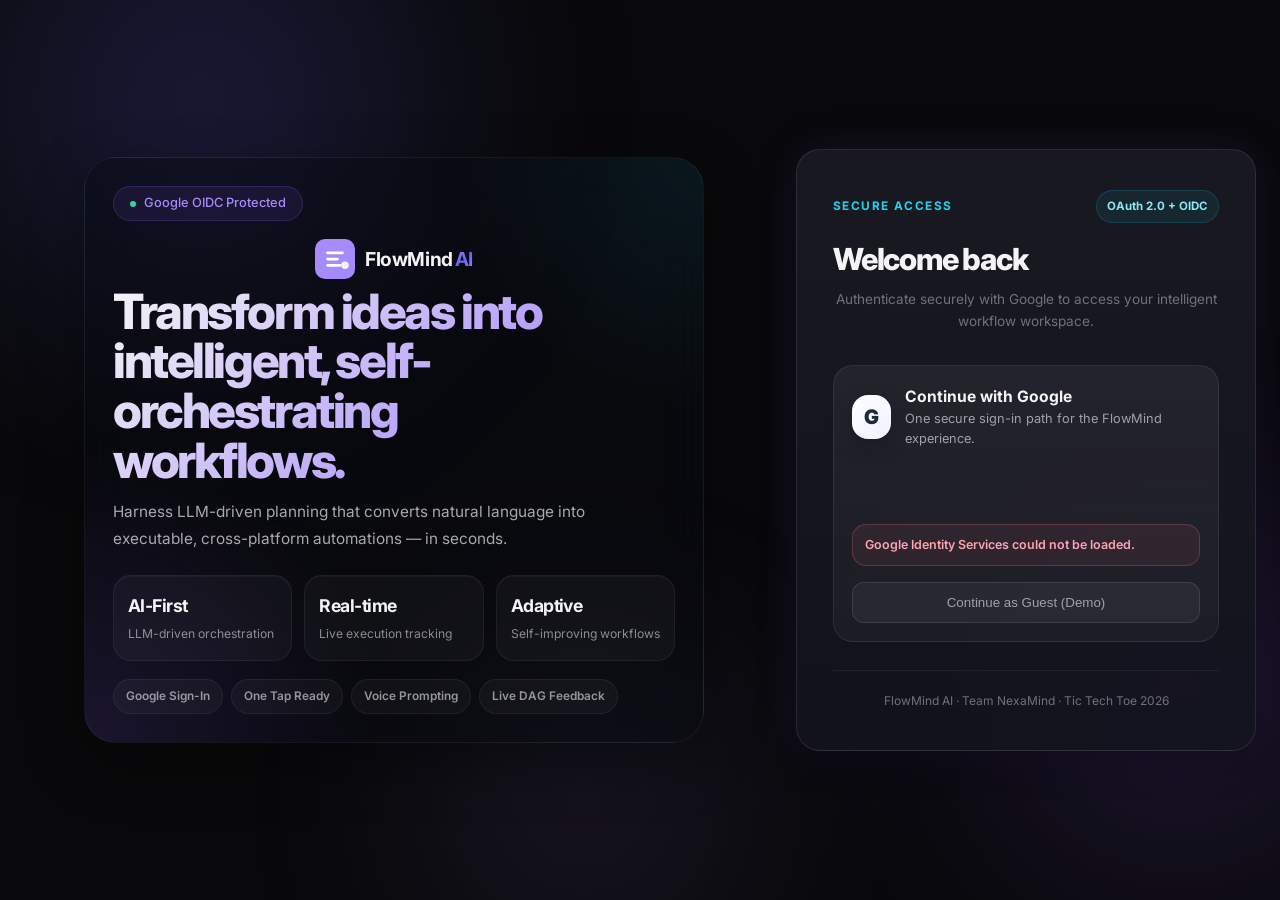
<file: frontend/index.html>
<!DOCTYPE html>
<html lang="en">

<head>
  <meta charset="UTF-8" />
  <meta name="viewport" content="width=device-width, initial-scale=1.0" />
  <title>FlowMind AI — Intelligent Workflow Orchestration</title>
  <meta name="description"
    content="FlowMind AI converts natural language into executable multi-step workflows using LLM-driven planning and adaptive learning." />
  <link rel="preconnect" href="https://fonts.googleapis.com" />
  <link rel="preconnect" href="https://fonts.gstatic.com" crossorigin />
  <link
    href="https://fonts.googleapis.com/css2?family=Inter:wght@300;400;500;600;700;800;900&family=JetBrains+Mono:wght@400;500;600&display=swap"
    rel="stylesheet" />
  <link rel="stylesheet" href="index.css" />
</head>

<body>
  <!-- Ambient Background -->
  <div class="ambient-bg">
    <div class="orb orb-1"></div>
    <div class="orb orb-2"></div>
    <div class="orb orb-3"></div>
    <canvas id="gridCanvas"></canvas>
  </div>

  <!-- Navbar -->
  <nav id="navbar" class="navbar">
    <div class="nav-inner">
      <div class="nav-brand">
        <div class="logo-mark">
          <svg width="32" height="32" viewBox="0 0 32 32" fill="none">
            <defs>
              <linearGradient id="logoGrad" x1="0" y1="0" x2="32" y2="32">
                <stop offset="0%" stop-color="#a78bfa" />
                <stop offset="100%" stop-color="#6366f1" />
              </linearGradient>
            </defs>
            <rect width="32" height="32" rx="8" fill="url(#logoGrad)" />
            <path d="M10 11h12M10 16h8M10 21h10" stroke="#fff" stroke-width="2.2" stroke-linecap="round" />
            <circle cx="24" cy="21" r="3" fill="#fff" opacity="0.9" />
          </svg>
        </div>
        <span class="brand-text">FlowMind<span class="brand-ai">AI</span></span>
      </div>
      <div class="nav-links">
        <a href="#prompt-section" class="nav-link">Create</a>
        <a href="#workflow-section" class="nav-link">Workflow</a>
        <a href="#execution-section" class="nav-link">Execution</a>
        <a href="https://github.com/ChaitanyaCodes55/FlowMind" target="_blank" class="nav-btn">
          <svg width="16" height="16" viewBox="0 0 16 16" fill="currentColor">
            <path
              d="M8 0C3.58 0 0 3.58 0 8c0 3.54 2.29 6.53 5.47 7.59.4.07.55-.17.55-.38 0-.19-.01-.82-.01-1.49-2.01.37-2.53-.49-2.69-.94-.09-.23-.48-.94-.82-1.13-.28-.15-.68-.52-.01-.53.63-.01 1.08.58 1.23.82.72 1.21 1.87.87 2.33.66.07-.52.28-.87.51-1.07-1.78-.2-3.64-.89-3.64-3.95 0-.87.31-1.59.82-2.15-.08-.2-.36-1.02.08-2.12 0 0 .67-.21 2.2.82.64-.18 1.32-.27 2-.27.68 0 1.36.09 2 .27 1.53-1.04 2.2-.82 2.2-.82.44 1.1.16 1.92.08 2.12.51.56.82 1.27.82 2.15 0 3.07-1.87 3.75-3.65 3.95.29.25.54.73.54 1.48 0 1.07-.01 1.93-.01 2.2 0 .21.15.46.55.38A8.013 8.013 0 0016 8c0-4.42-3.58-8-8-8z" />
          </svg>
          GitHub
        </a>
        <div id="userMenu" class="user-menu" style="display:none;">
          <div id="userAvatar" class="user-avatar"></div>
          <span id="userName" class="user-name"></span>
          <button id="logoutBtn" class="logout-btn" onclick="handleLogout()">Logout</button>
        </div>
      </div>
    </div>
  </nav>

  <!-- Hero / Prompt Input Section -->
  <section id="prompt-section" class="hero-section">
    <div class="hero-content">
      <div class="hero-badge">
        <span class="badge-dot" id="statusDot"></span>
        <span id="statusText">Checking backend...</span>
      </div>
      <h1 class="hero-title">
        Describe it. <span class="gradient-text">We'll orchestrate it.</span>
      </h1>
      <p class="hero-subtitle">
        Transform natural language into intelligent, self-improving workflows that execute across GitHub, Sheets, Gmail,
        and Jira — powered by real MCP servers.
      </p>

      <div class="prompt-container">
        <div class="prompt-glow"></div>
        <div class="prompt-box">
          <div class="prompt-icon">
            <svg width="20" height="20" viewBox="0 0 24 24" fill="none" stroke="currentColor" stroke-width="2"
              stroke-linecap="round" stroke-linejoin="round">
              <path d="M12 2L2 7l10 5 10-5-10-5z" />
              <path d="M2 17l10 5 10-5" />
              <path d="M2 12l10 5 10-5" />
            </svg>
          </div>
          <textarea id="promptInput" placeholder="Describe the workflow you want to automate..." rows="3"></textarea>
          <div class="prompt-actions">
            <button id="voiceBtn" class="voice-btn" onclick="startVoiceInput()" title="Voice input">
              <svg width="18" height="18" viewBox="0 0 24 24" fill="none" stroke="currentColor" stroke-width="2"
                stroke-linecap="round" stroke-linejoin="round">
                <path d="M12 1a3 3 0 0 0-3 3v8a3 3 0 0 0 6 0V4a3 3 0 0 0-3-3z" />
                <path d="M19 10v2a7 7 0 0 1-14 0v-2" />
                <line x1="12" y1="19" x2="12" y2="23" />
                <line x1="8" y1="23" x2="16" y2="23" />
              </svg>
            </button>
            <button id="generateBtn" class="generate-btn">
              <span class="btn-text">Generate Workflow</span>
              <span class="btn-icon">
                <svg width="18" height="18" viewBox="0 0 24 24" fill="none" stroke="currentColor" stroke-width="2.5"
                  stroke-linecap="round" stroke-linejoin="round">
                  <path d="M5 12h14" />
                  <path d="M12 5l7 7-7 7" />
                </svg>
              </span>
              <span class="btn-loader"></span>
            </button>
          </div>
        </div>
      </div>

      <div class="example-prompts">
        <span class="examples-label">Try an example:</span>
        <button class="example-chip"
          data-prompt="When a critical GitHub bug is created, send an email summary to the engineering lead, create a Jira ticket for tracking, and request manager approval.">
          🐛 Critical Bug Escalation
        </button>
        <button class="example-chip"
          data-prompt="Every Monday morning, pull the weekly sales report from Google Sheets, generate a summary, and send it via Gmail to the sales team.">
          📊 Weekly Sales Report
        </button>
        <button class="example-chip"
          data-prompt="When a new pull request is opened on GitHub, run code analysis, post review comments, and email the reviewer a summary via Gmail.">
          🔍 PR Auto-Review
        </button>
        <button class="example-chip"
          data-prompt="When a new bug is logged, create a GitHub issue, send an email summary to the team lead via Gmail, and log the details in a Google Sheet.">
          📧 Email Bug Report
        </button>
      </div>
    </div>
  </section>

  <!-- Workflow + Tool Mapping Section -->
  <section id="workflow-section" class="panels-section">
    <div class="panels-grid">

      <!-- DAG Visualization -->
      <div class="panel panel-dag">
        <div class="panel-header">
          <div class="panel-icon dag-icon">
            <svg width="18" height="18" viewBox="0 0 24 24" fill="none" stroke="currentColor" stroke-width="2"
              stroke-linecap="round" stroke-linejoin="round">
              <circle cx="12" cy="5" r="3" />
              <circle cx="5" cy="19" r="3" />
              <circle cx="19" cy="19" r="3" />
              <line x1="12" y1="8" x2="5" y2="16" />
              <line x1="12" y1="8" x2="19" y2="16" />
            </svg>
          </div>
          <h2 class="panel-title">Workflow DAG</h2>
          <span id="dagStatus" class="panel-status">Awaiting prompt</span>
        </div>
        <div id="dagContainer" class="dag-container">
          <div class="dag-placeholder">
            <svg width="64" height="64" viewBox="0 0 24 24" fill="none" stroke="currentColor" stroke-width="1"
              stroke-linecap="round" stroke-linejoin="round" opacity="0.2">
              <circle cx="12" cy="5" r="3" />
              <circle cx="5" cy="19" r="3" />
              <circle cx="19" cy="19" r="3" />
              <line x1="12" y1="8" x2="5" y2="16" />
              <line x1="12" y1="8" x2="19" y2="16" />
            </svg>
            <p>Your workflow graph will appear here</p>
          </div>
        </div>
      </div>

      <!-- Tool Mapping -->
      <div class="panel panel-tools">
        <div class="panel-header">
          <div class="panel-icon tools-icon">
            <svg width="18" height="18" viewBox="0 0 24 24" fill="none" stroke="currentColor" stroke-width="2"
              stroke-linecap="round" stroke-linejoin="round">
              <rect x="2" y="3" width="20" height="14" rx="2" />
              <line x1="8" y1="21" x2="16" y2="21" />
              <line x1="12" y1="17" x2="12" y2="21" />
            </svg>
          </div>
          <h2 class="panel-title">MCP Tool Routing</h2>
          <span id="toolsStatus" class="panel-status">No tools mapped</span>
        </div>
        <div id="toolsContainer" class="tools-container">
          <div class="dag-placeholder">
            <svg width="64" height="64" viewBox="0 0 24 24" fill="none" stroke="currentColor" stroke-width="1"
              stroke-linecap="round" stroke-linejoin="round" opacity="0.2">
              <rect x="2" y="3" width="20" height="14" rx="2" />
              <line x1="8" y1="21" x2="16" y2="21" />
              <line x1="12" y1="17" x2="12" y2="21" />
            </svg>
            <p>Tool assignments will display here</p>
          </div>
        </div>
      </div>
    </div>
  </section>

  <!-- Execution + Learning Section -->
  <section id="execution-section" class="panels-section">
    <div class="panels-grid">

      <!-- Execution Console -->
      <div class="panel panel-console">
        <div class="panel-header">
          <div class="panel-icon console-icon">
            <svg width="18" height="18" viewBox="0 0 24 24" fill="none" stroke="currentColor" stroke-width="2"
              stroke-linecap="round" stroke-linejoin="round">
              <polyline points="4 17 10 11 4 5" />
              <line x1="12" y1="19" x2="20" y2="19" />
            </svg>
          </div>
          <h2 class="panel-title">Execution Console</h2>
          <span id="consoleStatus" class="panel-status idle">Idle</span>
        </div>
        <div id="consoleContainer" class="console-container">
          <div class="console-welcome">
            <span class="console-cursor">▸</span> Waiting for workflow execution...
          </div>
        </div>
      </div>

      <!-- Learning / Feedback -->
      <div class="panel panel-learning">
        <div class="panel-header">
          <div class="panel-icon learning-icon">
            <svg width="18" height="18" viewBox="0 0 24 24" fill="none" stroke="currentColor" stroke-width="2"
              stroke-linecap="round" stroke-linejoin="round">
              <path d="M2 3h6a4 4 0 0 1 4 4v14a3 3 0 0 0-3-3H2z" />
              <path d="M22 3h-6a4 4 0 0 0-4 4v14a3 3 0 0 1 3-3h7z" />
            </svg>
          </div>
          <h2 class="panel-title">Learning Insights</h2>
          <span id="learningStatus" class="panel-status">No data yet</span>
        </div>
        <div id="learningContainer" class="learning-container">
          <div class="dag-placeholder">
            <svg width="64" height="64" viewBox="0 0 24 24" fill="none" stroke="currentColor" stroke-width="1"
              stroke-linecap="round" stroke-linejoin="round" opacity="0.2">
              <path d="M2 3h6a4 4 0 0 1 4 4v14a3 3 0 0 0-3-3H2z" />
              <path d="M22 3h-6a4 4 0 0 0-4 4v14a3 3 0 0 1 3-3h7z" />
            </svg>
            <p>Optimization insights appear after execution</p>
          </div>
        </div>
      </div>
    </div>
  </section>

  <!-- Footer -->
  <footer class="footer">
    <div class="footer-inner">
      <span>Built with 🧠 by <strong>Team NexaMind</strong></span>
      <span class="footer-sep">·</span>
      <span>Tic Tech Toe 2026</span>
      <span class="footer-sep">·</span>
      <span class="footer-tech">Groq LLM · FastAPI · Real MCP Servers</span>
    </div>
  </footer>

  <!-- Step Editor Modal -->
  <div id="stepEditorModal" class="modal-overlay">
    <div class="modal-content">
      <div class="modal-header">
        <div class="modal-header-icon editor">✏️</div>
        <h3 class="modal-title">Customize This Step</h3>
      </div>
      <p id="stepEditorPrompt" class="modal-description">The workflow needs your input before continuing.</p>
      <div id="stepEditorStepInfo" class="modal-step-info">
        <span class="modal-step-badge" id="stepEditorBadge">Step</span>
        <span class="modal-step-name" id="stepEditorStepName">—</span>
      </div>
      <textarea id="stepEditorInput" class="modal-textarea" rows="4"
        placeholder="Type your custom message..."></textarea>
      <div class="modal-actions">
        <button onclick="skipStepEdit()" class="modal-btn ghost">Use Default</button>
        <button onclick="submitStepEdit()" class="modal-btn primary">Submit & Continue</button>
      </div>
    </div>
  </div>

  <!-- Approval Modal -->
  <div id="approvalModal" class="modal-overlay">
    <div class="modal-content">
      <div class="modal-header">
        <div class="modal-header-icon approval">⚡</div>
        <h3 class="modal-title">Approval Required</h3>
      </div>
      <p class="modal-description">The workflow is paused and awaiting your approval to proceed. Review the steps below.
      </p>
      <div id="approvalStepsList" class="approval-steps-list"></div>
      <div class="modal-actions">
        <button onclick="rejectWorkflow()" class="modal-btn danger">Reject</button>
        <button onclick="approveWorkflow()" class="modal-btn success">✓ Approve & Continue</button>
      </div>
    </div>
  </div>

  <!-- Toast Container -->
  <div id="toastContainer" class="toast-container"></div>

  <script src="app.js?v=2"></script>
</body>

</html>
</file>
<file: frontend/index.css>
/* ============================================================
   FlowMind AI — Design System & Styles
   Premium dark theme with glassmorphism, gradients, animations
   ============================================================ */

/* ---------- CSS Custom Properties ---------- */
:root {
  /* Surface colors */
  --bg-primary: #09090b;
  --bg-secondary: #0f0f13;
  --bg-card: rgba(17, 17, 22, 0.75);
  --bg-card-hover: rgba(24, 24, 32, 0.85);
  --bg-elevated: rgba(26, 26, 36, 0.9);

  /* Borders */
  --border-subtle: rgba(255, 255, 255, 0.06);
  --border-medium: rgba(255, 255, 255, 0.1);
  --border-accent: rgba(139, 92, 246, 0.3);

  /* Text */
  --text-primary: #f4f4f5;
  --text-secondary: #a1a1aa;
  --text-muted: #71717a;
  --text-inverse: #09090b;

  /* Accent palette */
  --accent-purple: #a78bfa;
  --accent-indigo: #818cf8;
  --accent-blue: #60a5fa;
  --accent-violet: #8b5cf6;
  --accent-emerald: #34d399;
  --accent-amber: #fbbf24;
  --accent-rose: #fb7185;
  --accent-cyan: #22d3ee;

  /* Gradients */
  --grad-primary: linear-gradient(135deg, #a78bfa 0%, #6366f1 50%, #818cf8 100%);
  --grad-accent: linear-gradient(135deg, #8b5cf6 0%, #6366f1 100%);
  --grad-success: linear-gradient(135deg, #34d399 0%, #059669 100%);
  --grad-warm: linear-gradient(135deg, #fbbf24 0%, #f59e0b 100%);

  /* Shadows */
  --shadow-sm: 0 1px 2px rgba(0, 0, 0, 0.3);
  --shadow-md: 0 4px 12px rgba(0, 0, 0, 0.4);
  --shadow-lg: 0 8px 32px rgba(0, 0, 0, 0.5);
  --shadow-glow: 0 0 40px rgba(139, 92, 246, 0.15);
  --shadow-glow-strong: 0 0 60px rgba(139, 92, 246, 0.25);

  /* Sizing */
  --radius-sm: 8px;
  --radius-md: 12px;
  --radius-lg: 16px;
  --radius-xl: 24px;
  --radius-full: 9999px;

  /* Fonts */
  --font-sans: 'Inter', -apple-system, BlinkMacSystemFont, sans-serif;
  --font-mono: 'JetBrains Mono', 'Fira Code', monospace;

  /* Transitions */
  --ease-out: cubic-bezier(0.16, 1, 0.3, 1);
  --ease-spring: cubic-bezier(0.34, 1.56, 0.64, 1);
}

/* ---------- Reset & Base ---------- */
*,
*::before,
*::after {
  margin: 0;
  padding: 0;
  box-sizing: border-box;
}

html {
  scroll-behavior: smooth;
  -webkit-font-smoothing: antialiased;
  -moz-osx-font-smoothing: grayscale;
}

body {
  font-family: var(--font-sans);
  background: var(--bg-primary);
  color: var(--text-primary);
  line-height: 1.6;
  overflow-x: hidden;
  min-height: 100vh;
}

/* ---------- Ambient Background ---------- */
.ambient-bg {
  position: fixed;
  inset: 0;
  z-index: 0;
  pointer-events: none;
  overflow: hidden;
}

.orb {
  position: absolute;
  border-radius: 50%;
  filter: blur(120px);
  opacity: 0.35;
  animation: orbFloat 20s ease-in-out infinite;
}

.orb-1 {
  width: 600px;
  height: 600px;
  background: radial-gradient(circle, #6366f1 0%, transparent 70%);
  top: -200px;
  left: -100px;
  animation-duration: 25s;
}

.orb-2 {
  width: 500px;
  height: 500px;
  background: radial-gradient(circle, #8b5cf6 0%, transparent 70%);
  top: 50%;
  right: -150px;
  animation-duration: 30s;
  animation-delay: -5s;
}

.orb-3 {
  width: 400px;
  height: 400px;
  background: radial-gradient(circle, #a78bfa 0%, transparent 70%);
  bottom: -100px;
  left: 30%;
  animation-duration: 22s;
  animation-delay: -10s;
}

@keyframes orbFloat {

  0%,
  100% {
    transform: translate(0, 0) scale(1);
  }

  25% {
    transform: translate(30px, -50px) scale(1.05);
  }

  50% {
    transform: translate(-20px, 30px) scale(0.95);
  }

  75% {
    transform: translate(40px, 20px) scale(1.02);
  }
}

#gridCanvas {
  position: absolute;
  inset: 0;
  width: 100%;
  height: 100%;
  opacity: 0.04;
}

/* ---------- Navbar ---------- */
.navbar {
  position: fixed;
  top: 0;
  left: 0;
  right: 0;
  z-index: 100;
  padding: 0 24px;
  transition: all 0.4s var(--ease-out);
  background: transparent;
}

.navbar.scrolled {
  background: rgba(9, 9, 11, 0.8);
  backdrop-filter: blur(20px) saturate(180%);
  -webkit-backdrop-filter: blur(20px) saturate(180%);
  border-bottom: 1px solid var(--border-subtle);
}

.nav-inner {
  max-width: 1280px;
  margin: 0 auto;
  display: flex;
  align-items: center;
  justify-content: space-between;
  height: 64px;
}

.nav-brand {
  display: flex;
  align-items: center;
  gap: 10px;
}

.logo-mark {
  display: flex;
  align-items: center;
}

.brand-text {
  font-size: 1.2rem;
  font-weight: 700;
  letter-spacing: -0.02em;
  color: var(--text-primary);
}

.brand-ai {
  background: var(--grad-primary);
  -webkit-background-clip: text;
  -webkit-text-fill-color: transparent;
  background-clip: text;
  margin-left: 2px;
}

.nav-links {
  display: flex;
  align-items: center;
  gap: 8px;
}

.nav-link {
  padding: 8px 16px;
  font-size: 0.875rem;
  font-weight: 500;
  color: var(--text-secondary);
  text-decoration: none;
  border-radius: var(--radius-sm);
  transition: all 0.2s ease;
}

.nav-link:hover {
  color: var(--text-primary);
  background: rgba(255, 255, 255, 0.05);
}

.nav-btn {
  display: flex;
  align-items: center;
  gap: 6px;
  padding: 8px 16px;
  font-size: 0.875rem;
  font-weight: 500;
  color: var(--text-primary);
  text-decoration: none;
  background: rgba(255, 255, 255, 0.06);
  border: 1px solid var(--border-medium);
  border-radius: var(--radius-sm);
  transition: all 0.2s ease;
}

.nav-btn:hover {
  background: rgba(255, 255, 255, 0.1);
  border-color: rgba(255, 255, 255, 0.15);
}

/* ---------- Hero / Prompt Section ---------- */
.hero-section {
  position: relative;
  z-index: 1;
  min-height: 100vh;
  display: flex;
  align-items: center;
  justify-content: center;
  padding: 120px 24px 80px;
}

.hero-content {
  max-width: 720px;
  width: 100%;
  text-align: center;
}

.hero-badge {
  display: inline-flex;
  align-items: center;
  gap: 8px;
  padding: 6px 16px;
  background: rgba(139, 92, 246, 0.1);
  border: 1px solid rgba(139, 92, 246, 0.2);
  border-radius: var(--radius-full);
  font-size: 0.8rem;
  font-weight: 500;
  color: var(--accent-purple);
  margin-bottom: 24px;
  animation: fadeInUp 0.6s var(--ease-out) both;
}

.badge-dot {
  width: 6px;
  height: 6px;
  border-radius: 50%;
  background: var(--accent-emerald);
  animation: pulse 2s ease-in-out infinite;
}

@keyframes pulse {

  0%,
  100% {
    opacity: 1;
    transform: scale(1);
  }

  50% {
    opacity: 0.5;
    transform: scale(0.8);
  }
}

.hero-title {
  font-size: clamp(2.2rem, 5vw, 3.5rem);
  font-weight: 800;
  line-height: 1.15;
  letter-spacing: -0.03em;
  margin-bottom: 16px;
  animation: fadeInUp 0.6s var(--ease-out) 0.1s both;
}

.gradient-text {
  background: var(--grad-primary);
  -webkit-background-clip: text;
  -webkit-text-fill-color: transparent;
  background-clip: text;
}

.hero-subtitle {
  font-size: 1.1rem;
  font-weight: 400;
  color: var(--text-secondary);
  max-width: 560px;
  margin: 0 auto 40px;
  line-height: 1.7;
  animation: fadeInUp 0.6s var(--ease-out) 0.2s both;
}

/* Prompt Container */
.prompt-container {
  position: relative;
  animation: fadeInUp 0.6s var(--ease-out) 0.3s both;
}

.prompt-glow {
  position: absolute;
  inset: -2px;
  background: var(--grad-accent);
  border-radius: calc(var(--radius-lg) + 2px);
  opacity: 0;
  transition: opacity 0.4s ease;
  filter: blur(8px);
}

.prompt-container:focus-within .prompt-glow {
  opacity: 0.4;
}

.prompt-box {
  position: relative;
  display: flex;
  flex-direction: column;
  background: var(--bg-card);
  border: 1px solid var(--border-medium);
  border-radius: var(--radius-lg);
  padding: 20px;
  backdrop-filter: blur(20px);
  -webkit-backdrop-filter: blur(20px);
  transition: border-color 0.3s ease, box-shadow 0.3s ease;
}

.prompt-container:focus-within .prompt-box {
  border-color: var(--border-accent);
  box-shadow: var(--shadow-glow);
}

.prompt-icon {
  position: absolute;
  top: 22px;
  left: 20px;
  color: var(--accent-purple);
  opacity: 0.6;
}

#promptInput {
  width: 100%;
  background: transparent;
  border: none;
  outline: none;
  resize: none;
  font-family: var(--font-sans);
  font-size: 1rem;
  font-weight: 400;
  color: var(--text-primary);
  padding: 0 0 16px 32px;
  line-height: 1.6;
}

#promptInput::placeholder {
  color: var(--text-muted);
}

.generate-btn {
  align-self: flex-end;
  display: flex;
  align-items: center;
  gap: 8px;
  padding: 12px 28px;
  background: var(--grad-accent);
  color: #fff;
  border: none;
  border-radius: var(--radius-sm);
  font-family: var(--font-sans);
  font-size: 0.9rem;
  font-weight: 600;
  cursor: pointer;
  transition: all 0.25s var(--ease-out);
  position: relative;
  overflow: hidden;
}

.generate-btn::before {
  content: '';
  position: absolute;
  inset: 0;
  background: linear-gradient(135deg, rgba(255, 255, 255, 0.15) 0%, transparent 50%);
  opacity: 0;
  transition: opacity 0.2s ease;
}

.generate-btn:hover::before {
  opacity: 1;
}

.generate-btn:hover {
  transform: translateY(-1px);
  box-shadow: 0 8px 24px rgba(139, 92, 246, 0.35);
}

.generate-btn:active {
  transform: translateY(0);
}

.generate-btn.loading .btn-text,
.generate-btn.loading .btn-icon {
  opacity: 0;
}

.generate-btn.loading .btn-loader {
  opacity: 1;
}

.btn-loader {
  position: absolute;
  width: 20px;
  height: 20px;
  border: 2px solid rgba(255, 255, 255, 0.3);
  border-top-color: #fff;
  border-radius: 50%;
  opacity: 0;
  animation: spin 0.6s linear infinite;
}

@keyframes spin {
  to {
    transform: rotate(360deg);
  }
}

/* Example Prompts */
.example-prompts {
  display: flex;
  flex-wrap: wrap;
  align-items: center;
  justify-content: center;
  gap: 8px;
  margin-top: 20px;
  animation: fadeInUp 0.6s var(--ease-out) 0.4s both;
}

.examples-label {
  font-size: 0.8rem;
  color: var(--text-muted);
  font-weight: 500;
}

.example-chip {
  padding: 6px 14px;
  background: rgba(255, 255, 255, 0.04);
  border: 1px solid var(--border-subtle);
  border-radius: var(--radius-full);
  font-family: var(--font-sans);
  font-size: 0.8rem;
  font-weight: 500;
  color: var(--text-secondary);
  cursor: pointer;
  transition: all 0.2s ease;
  white-space: nowrap;
}

.example-chip:hover {
  background: rgba(139, 92, 246, 0.1);
  border-color: rgba(139, 92, 246, 0.25);
  color: var(--accent-purple);
  transform: translateY(-1px);
}

/* ---------- Panels Section ---------- */
.panels-section {
  position: relative;
  z-index: 1;
  padding: 0 24px 40px;
}

.panels-grid {
  max-width: 1280px;
  margin: 0 auto;
  display: grid;
  grid-template-columns: 1fr 1fr;
  gap: 20px;
}

/* Individual Panel */
.panel {
  background: var(--bg-card);
  border: 1px solid var(--border-subtle);
  border-radius: var(--radius-lg);
  backdrop-filter: blur(16px);
  -webkit-backdrop-filter: blur(16px);
  overflow: hidden;
  transition: border-color 0.3s ease, box-shadow 0.3s ease;
  display: flex;
  flex-direction: column;
}

.panel:hover {
  border-color: var(--border-medium);
  box-shadow: var(--shadow-md);
}

.panel-header {
  display: flex;
  align-items: center;
  gap: 10px;
  padding: 16px 20px;
  border-bottom: 1px solid var(--border-subtle);
}

.panel-icon {
  width: 32px;
  height: 32px;
  display: flex;
  align-items: center;
  justify-content: center;
  border-radius: var(--radius-sm);
  flex-shrink: 0;
}

.dag-icon {
  background: rgba(139, 92, 246, 0.12);
  color: var(--accent-purple);
}

.tools-icon {
  background: rgba(96, 165, 250, 0.12);
  color: var(--accent-blue);
}

.console-icon {
  background: rgba(52, 211, 153, 0.12);
  color: var(--accent-emerald);
}

.learning-icon {
  background: rgba(251, 191, 36, 0.12);
  color: var(--accent-amber);
}

.panel-title {
  font-size: 0.9rem;
  font-weight: 600;
  flex: 1;
}

.panel-status {
  font-size: 0.7rem;
  font-weight: 500;
  padding: 3px 10px;
  border-radius: var(--radius-full);
  background: rgba(255, 255, 255, 0.05);
  color: var(--text-muted);
}

.panel-status.active {
  background: rgba(139, 92, 246, 0.15);
  color: var(--accent-purple);
}

.panel-status.running {
  background: rgba(52, 211, 153, 0.15);
  color: var(--accent-emerald);
  animation: pulse 1.5s ease-in-out infinite;
}

.panel-status.done {
  background: rgba(52, 211, 153, 0.15);
  color: var(--accent-emerald);
}

.panel-status.idle {
  background: rgba(255, 255, 255, 0.05);
  color: var(--text-muted);
}

/* Placeholders */
.dag-placeholder {
  display: flex;
  flex-direction: column;
  align-items: center;
  justify-content: center;
  gap: 12px;
  padding: 60px 20px;
  color: var(--text-muted);
  font-size: 0.85rem;
}

/* ---------- DAG Container ---------- */
.dag-container {
  min-height: 380px;
  padding: 24px;
  display: flex;
  flex-direction: column;
  align-items: center;
  position: relative;
}

.dag-nodes {
  display: flex;
  flex-direction: column;
  align-items: center;
  gap: 0;
  width: 100%;
  max-width: 340px;
}

.dag-node {
  width: 100%;
  padding: 14px 18px;
  background: var(--bg-elevated);
  border: 1px solid var(--border-medium);
  border-radius: var(--radius-md);
  display: flex;
  align-items: center;
  gap: 12px;
  opacity: 0;
  transform: translateY(20px);
  transition: all 0.3s var(--ease-out);
  position: relative;
}

.dag-node.visible {
  opacity: 1;
  transform: translateY(0);
}

.dag-node.active {
  border-color: var(--accent-purple);
  box-shadow: 0 0 20px rgba(139, 92, 246, 0.15);
}

.dag-node.completed {
  border-color: var(--accent-emerald);
}

.dag-node.completed .node-status-dot {
  background: var(--accent-emerald);
}

.node-step {
  width: 28px;
  height: 28px;
  display: flex;
  align-items: center;
  justify-content: center;
  border-radius: 50%;
  background: rgba(139, 92, 246, 0.15);
  color: var(--accent-purple);
  font-size: 0.75rem;
  font-weight: 700;
  flex-shrink: 0;
}

.node-content {
  flex: 1;
}

.node-title {
  font-size: 0.85rem;
  font-weight: 600;
  color: var(--text-primary);
}

.node-detail {
  font-size: 0.72rem;
  color: var(--text-muted);
  margin-top: 2px;
}

.node-status-dot {
  width: 8px;
  height: 8px;
  border-radius: 50%;
  background: var(--text-muted);
  flex-shrink: 0;
}

.node-status-dot.pending {
  background: var(--text-muted);
}

.node-status-dot.running {
  background: var(--accent-amber);
  animation: pulse 1s ease-in-out infinite;
}

.node-status-dot.done {
  background: var(--accent-emerald);
}

/* Arrow connectors */
.dag-arrow {
  display: flex;
  flex-direction: column;
  align-items: center;
  height: 36px;
  opacity: 0;
  transition: opacity 0.3s ease;
}

.dag-arrow.visible {
  opacity: 1;
}

.arrow-line {
  width: 2px;
  flex: 1;
  background: linear-gradient(to bottom, var(--accent-purple), var(--accent-indigo));
  position: relative;
  overflow: hidden;
}

.arrow-line::after {
  content: '';
  position: absolute;
  top: -100%;
  left: 0;
  width: 100%;
  height: 100%;
  background: linear-gradient(to bottom, transparent, rgba(255, 255, 255, 0.6), transparent);
  animation: flowDown 1.5s ease-in-out infinite;
}

@keyframes flowDown {
  0% {
    top: -100%;
  }

  100% {
    top: 100%;
  }
}

.arrow-head {
  width: 0;
  height: 0;
  border-left: 5px solid transparent;
  border-right: 5px solid transparent;
  border-top: 6px solid var(--accent-indigo);
}

/* ---------- Tools Container ---------- */
.tools-container {
  min-height: 380px;
  padding: 20px;
}

.tools-list {
  display: flex;
  flex-direction: column;
  gap: 10px;
}

.tool-card {
  display: flex;
  align-items: center;
  gap: 14px;
  padding: 14px 16px;
  background: var(--bg-elevated);
  border: 1px solid var(--border-subtle);
  border-radius: var(--radius-md);
  opacity: 0;
  transform: translateX(20px);
  transition: all 0.3s var(--ease-out), border-color 0.2s ease;
}

.tool-card.visible {
  opacity: 1;
  transform: translateX(0);
}

.tool-card:hover {
  border-color: var(--border-medium);
  background: var(--bg-card-hover);
}

.tool-card-icon {
  width: 36px;
  height: 36px;
  display: flex;
  align-items: center;
  justify-content: center;
  border-radius: var(--radius-sm);
  font-size: 1.1rem;
  flex-shrink: 0;
}

.tool-card-icon.github {
  background: rgba(255, 255, 255, 0.08);
}

.tool-card-icon.gmail {
  background: rgba(251, 113, 133, 0.1);
}

.tool-card-icon.sheets {
  background: rgba(96, 165, 250, 0.1);
}

.tool-card-icon.ai {
  background: rgba(139, 92, 246, 0.1);
}

.tool-card-icon.email {
  background: rgba(251, 191, 36, 0.1);
}

.tool-card-icon.jira {
  background: rgba(96, 165, 250, 0.1);
}

.tool-card-info {
  flex: 1;
}

.tool-card-task {
  font-size: 0.82rem;
  font-weight: 600;
  color: var(--text-primary);
}

.tool-card-api {
  font-size: 0.72rem;
  color: var(--text-muted);
  margin-top: 2px;
}

.tool-card-badge {
  padding: 3px 10px;
  border-radius: var(--radius-full);
  font-size: 0.68rem;
  font-weight: 600;
  background: rgba(139, 92, 246, 0.12);
  color: var(--accent-purple);
}

.tool-card-badge.connected {
  background: rgba(52, 211, 153, 0.12);
  color: var(--accent-emerald);
}

/* ---------- Console Container ---------- */
.console-container {
  min-height: 380px;
  padding: 16px 20px;
  font-family: var(--font-mono);
  font-size: 0.8rem;
  line-height: 1.8;
  overflow-y: auto;
  max-height: 420px;
}

.console-welcome {
  color: var(--text-muted);
  font-style: italic;
}

.console-cursor {
  color: var(--accent-purple);
}

.log-entry {
  display: flex;
  align-items: flex-start;
  gap: 10px;
  padding: 4px 0;
  opacity: 0;
  transform: translateY(8px);
  transition: all 0.3s var(--ease-out);
}

.log-entry.visible {
  opacity: 1;
  transform: translateY(0);
}

.log-icon {
  flex-shrink: 0;
  width: 18px;
  text-align: center;
  font-size: 0.85rem;
  line-height: 1.8;
}

.log-icon.success {
  color: var(--accent-emerald);
}

.log-icon.warning {
  color: var(--accent-amber);
}

.log-icon.error {
  color: var(--accent-rose);
}

.log-icon.info {
  color: var(--accent-blue);
}

.log-icon.spinner {
  color: var(--accent-amber);
  animation: spin 1s linear infinite;
  display: inline-block;
}

.log-text {
  color: var(--text-secondary);
  word-break: break-word;
}

.log-text .highlight {
  color: var(--accent-purple);
  font-weight: 600;
}

.log-text .value {
  color: var(--accent-emerald);
}

.log-timestamp {
  margin-left: auto;
  font-size: 0.68rem;
  color: var(--text-muted);
  white-space: nowrap;
  padding-left: 8px;
}

/* ---------- Learning Container ---------- */
.learning-container {
  min-height: 380px;
  padding: 20px;
}

.learning-content {
  display: flex;
  flex-direction: column;
  gap: 16px;
}

/* Stats Row */
.learning-stats {
  display: grid;
  grid-template-columns: 1fr 1fr 1fr;
  gap: 10px;
}

.stat-card {
  padding: 16px;
  background: var(--bg-elevated);
  border: 1px solid var(--border-subtle);
  border-radius: var(--radius-md);
  text-align: center;
  opacity: 0;
  transform: translateY(10px);
  transition: all 0.3s var(--ease-out);
}

.stat-card.visible {
  opacity: 1;
  transform: translateY(0);
}

.stat-value {
  font-size: 1.4rem;
  font-weight: 800;
  margin-bottom: 4px;
  letter-spacing: -0.02em;
}

.stat-value.success {
  color: var(--accent-emerald);
}

.stat-value.time {
  color: var(--accent-blue);
}

.stat-value.score {
  color: var(--accent-purple);
}

.stat-label {
  font-size: 0.7rem;
  color: var(--text-muted);
  font-weight: 500;
  text-transform: uppercase;
  letter-spacing: 0.05em;
}

/* Insight Cards */
.insight-card {
  padding: 16px;
  background: var(--bg-elevated);
  border: 1px solid var(--border-subtle);
  border-radius: var(--radius-md);
  opacity: 0;
  transform: translateY(10px);
  transition: all 0.3s var(--ease-out);
}

.insight-card.visible {
  opacity: 1;
  transform: translateY(0);
}

.insight-header {
  display: flex;
  align-items: center;
  gap: 8px;
  margin-bottom: 10px;
}

.insight-icon {
  font-size: 1rem;
}

.insight-title {
  font-size: 0.82rem;
  font-weight: 600;
  color: var(--text-primary);
}

.insight-body {
  font-size: 0.8rem;
  color: var(--text-secondary);
  line-height: 1.6;
}

.insight-body .opt-highlight {
  color: var(--accent-emerald);
  font-weight: 600;
}

.insight-bar-container {
  margin-top: 12px;
}

.insight-bar-label {
  display: flex;
  justify-content: space-between;
  font-size: 0.72rem;
  color: var(--text-muted);
  margin-bottom: 6px;
}

.insight-bar {
  height: 6px;
  background: rgba(255, 255, 255, 0.06);
  border-radius: var(--radius-full);
  overflow: hidden;
}

.insight-bar-fill {
  height: 100%;
  border-radius: var(--radius-full);
  background: var(--grad-accent);
  width: 0;
  transition: width 1.2s var(--ease-out);
}

/* Feedback actions */
.feedback-actions {
  display: flex;
  gap: 8px;
  margin-top: 14px;
}

.feedback-btn {
  padding: 8px 18px;
  border-radius: var(--radius-sm);
  font-family: var(--font-sans);
  font-size: 0.78rem;
  font-weight: 600;
  cursor: pointer;
  transition: all 0.2s ease;
  border: 1px solid var(--border-medium);
  background: transparent;
  color: var(--text-secondary);
}

.feedback-btn:hover {
  background: rgba(255, 255, 255, 0.05);
  color: var(--text-primary);
}

.feedback-btn.primary {
  background: rgba(52, 211, 153, 0.1);
  border-color: rgba(52, 211, 153, 0.25);
  color: var(--accent-emerald);
}

.feedback-btn.primary:hover {
  background: rgba(52, 211, 153, 0.2);
}

/* ---------- Footer ---------- */
.footer {
  position: relative;
  z-index: 1;
  padding: 32px 24px;
  border-top: 1px solid var(--border-subtle);
}

.footer-inner {
  max-width: 1280px;
  margin: 0 auto;
  display: flex;
  align-items: center;
  justify-content: center;
  gap: 6px;
  font-size: 0.8rem;
  color: var(--text-muted);
}

.footer-sep {
  opacity: 0.3;
}

/* ---------- Animations ---------- */
@keyframes fadeInUp {
  from {
    opacity: 0;
    transform: translateY(20px);
  }

  to {
    opacity: 1;
    transform: translateY(0);
  }
}

@keyframes fadeIn {
  from {
    opacity: 0;
  }

  to {
    opacity: 1;
  }
}

/* ---------- Scrollbar ---------- */
::-webkit-scrollbar {
  width: 6px;
}

::-webkit-scrollbar-track {
  background: transparent;
}

::-webkit-scrollbar-thumb {
  background: rgba(255, 255, 255, 0.1);
  border-radius: 3px;
}

::-webkit-scrollbar-thumb:hover {
  background: rgba(255, 255, 255, 0.2);
}

/* ---------- Responsive ---------- */
@media (max-width: 900px) {
  .panels-grid {
    grid-template-columns: 1fr;
  }

  .nav-links .nav-link {
    display: none;
  }
}

@media (max-width: 600px) {
  .hero-title {
    font-size: 1.8rem;
  }

  .hero-subtitle {
    font-size: 0.95rem;
  }

  .example-prompts {
    flex-direction: column;
  }

  .learning-stats {
    grid-template-columns: 1fr;
  }
}

/* ---------- Enhanced Chip Selection ---------- */
.example-chip.selected {
  background: rgba(139, 92, 246, 0.18);
  border-color: rgba(139, 92, 246, 0.4);
  color: var(--accent-purple);
  box-shadow: 0 0 12px rgba(139, 92, 246, 0.15);
}

/* ---------- Footer Tech Badge ---------- */
.footer-tech {
  font-family: var(--font-mono);
  font-size: 0.72rem;
  padding: 2px 10px;
  background: rgba(139, 92, 246, 0.08);
  border: 1px solid rgba(139, 92, 246, 0.15);
  border-radius: var(--radius-full);
  color: var(--accent-purple);
  letter-spacing: 0.02em;
}

/* ---------- Status Dot Transitions ---------- */
#statusDot {
  transition: background 0.5s ease;
}

#statusText {
  transition: opacity 0.3s ease;
}

/* ---------- Node Glow on Active ---------- */
.dag-node.active {
  border-color: var(--accent-purple);
  box-shadow: 0 0 24px rgba(139, 92, 246, 0.2), inset 0 0 8px rgba(139, 92, 246, 0.05);
}

.dag-node.completed {
  border-color: var(--accent-emerald);
  box-shadow: 0 0 16px rgba(52, 211, 153, 0.12);
}

.dag-node.completed .node-step {
  background: rgba(52, 211, 153, 0.15);
  color: var(--accent-emerald);
}

/* ---------- Animated Gradient Title ---------- */
.gradient-text {
  background: linear-gradient(135deg, #a78bfa 0%, #6366f1 25%, #818cf8 50%, #a78bfa 75%, #6366f1 100%);
  background-size: 200% 200%;
  -webkit-background-clip: text;
  -webkit-text-fill-color: transparent;
  background-clip: text;
  animation: gradientShift 6s ease-in-out infinite;
}

@keyframes gradientShift {

  0%,
  100% {
    background-position: 0% 50%;
  }

  50% {
    background-position: 100% 50%;
  }
}

/* ---------- Generate Button Shimmer ---------- */
.generate-btn::after {
  content: '';
  position: absolute;
  top: 0;
  left: -100%;
  width: 60%;
  height: 100%;
  background: linear-gradient(90deg,
      transparent 0%,
      rgba(255, 255, 255, 0.15) 50%,
      transparent 100%);
  transition: left 0.5s ease;
}

.generate-btn:hover::after {
  left: 120%;
}

/* ---------- Console Blinking Cursor ---------- */
.console-welcome .console-cursor {
  animation: blink 1s step-end infinite;
}

@keyframes blink {

  0%,
  100% {
    opacity: 1;
  }

  50% {
    opacity: 0;
  }
}

/* ---------- Panel Entrance Animation ---------- */
.panel {
  animation: panelFadeIn 0.5s var(--ease-out) both;
}

.panels-section:nth-child(2) .panel:nth-child(1) {
  animation-delay: 0.1s;
}

.panels-section:nth-child(2) .panel:nth-child(2) {
  animation-delay: 0.2s;
}

.panels-section:nth-child(3) .panel:nth-child(1) {
  animation-delay: 0.3s;
}

.panels-section:nth-child(3) .panel:nth-child(2) {
  animation-delay: 0.4s;
}

@keyframes panelFadeIn {
  from {
    opacity: 0;
    transform: translateY(24px);
  }

  to {
    opacity: 1;
    transform: translateY(0);
  }
}

/* ---------- Tool Card Hover Glow ---------- */
.tool-card:hover {
  border-color: var(--border-medium);
  background: var(--bg-card-hover);
  box-shadow: 0 4px 20px rgba(0, 0, 0, 0.3);
  transform: translateX(4px);
}

/* ---------- Stat Card Hover ---------- */
.stat-card {
  transition: all 0.3s var(--ease-out);
}

.stat-card:hover {
  border-color: var(--border-medium);
  transform: translateY(-2px);
  box-shadow: var(--shadow-md);
}

/* ---------- Insight Card Glow ---------- */
.insight-card.visible {
  box-shadow: 0 0 20px rgba(139, 92, 246, 0.06);
}

/* ---------- Self-Healing Recovery Badges ---------- */
.log-text .recovery-badge {
  display: inline-block;
  font-size: 0.62rem;
  font-weight: 700;
  letter-spacing: 0.04em;
  text-transform: uppercase;
  padding: 1px 7px;
  border-radius: var(--radius-full);
  margin-left: 6px;
  vertical-align: middle;
  line-height: 1.7;
}

.recovery-badge.retried {
  background: rgba(251, 191, 36, 0.12);
  color: var(--accent-amber);
  border: 1px solid rgba(251, 191, 36, 0.25);
}

.recovery-badge.fallback {
  background: rgba(96, 165, 250, 0.12);
  color: var(--accent-blue);
  border: 1px solid rgba(96, 165, 250, 0.25);
}

.recovery-badge.continued {
  background: rgba(139, 92, 246, 0.12);
  color: var(--accent-purple);
  border: 1px solid rgba(139, 92, 246, 0.25);
}

.dag-node.recovered {
  border-color: var(--accent-amber);
  box-shadow: 0 0 16px rgba(251, 191, 36, 0.12);
}

.dag-node.recovered .node-step {
  background: rgba(251, 191, 36, 0.15);
  color: var(--accent-amber);
}

/* ============================================================
   AUTH / LOGIN PAGE
   ============================================================ */
.auth-page {
  position: relative;
  z-index: 1;
  min-height: 100vh;
  display: flex;
  align-items: center;
  justify-content: center;
  padding: 40px 24px;
}

.auth-page-modern {
  display: grid;
  grid-template-columns: minmax(0, 1.15fr) minmax(380px, 460px);
  gap: 32px;
  max-width: 1320px;
  margin: 0 auto;
}

.auth-showcase {
  position: relative;
  display: flex;
  align-items: center;
  justify-content: center;
}

.auth-showcase-inner {
  width: 100%;
  max-width: 620px;
  padding: 28px;
  border: 1px solid rgba(255, 255, 255, 0.06);
  border-radius: 32px;
  background:
    radial-gradient(circle at top right, rgba(34, 211, 238, 0.08), transparent 30%),
    radial-gradient(circle at bottom left, rgba(139, 92, 246, 0.14), transparent 35%),
    rgba(8, 10, 18, 0.42);
  backdrop-filter: blur(24px);
  -webkit-backdrop-filter: blur(24px);
  box-shadow: 0 20px 60px rgba(0, 0, 0, 0.32);
}

.auth-shell {
  display: flex;
  align-items: center;
  justify-content: center;
}

.auth-card {
  width: 100%;
  max-width: 420px;
  background: var(--bg-card);
  border: 1px solid var(--border-medium);
  border-radius: var(--radius-xl);
  backdrop-filter: blur(24px);
  -webkit-backdrop-filter: blur(24px);
  padding: 40px 36px;
  box-shadow: var(--shadow-lg), var(--shadow-glow);
  animation: fadeInUp 0.6s var(--ease-out) both;
}

.auth-card-modern {
  max-width: 460px;
  background:
    linear-gradient(180deg, rgba(255, 255, 255, 0.06), rgba(255, 255, 255, 0.03)),
    rgba(10, 12, 22, 0.82);
  border: 1px solid rgba(255, 255, 255, 0.1);
  transition: transform 0.28s ease, box-shadow 0.28s ease, border-color 0.28s ease;
}

.auth-card-modern:hover {
  transform: translateY(-2px);
  border-color: rgba(255, 255, 255, 0.14);
  box-shadow: 0 26px 70px rgba(0, 0, 0, 0.36), 0 0 28px rgba(139, 92, 246, 0.08);
}

.auth-badge {
  margin-bottom: 18px;
  transform-origin: left center;
  transition: transform 0.25s ease, border-color 0.25s ease, background 0.25s ease;
}

.auth-logo-left {
  justify-content: flex-start;
  margin-bottom: 18px;
}

.auth-headline {
  max-width: 14ch;
  font-size: clamp(2.1rem, 3.8vw, 3.4rem);
  font-weight: 800;
  line-height: 1.02;
  letter-spacing: -0.05em;
  margin-bottom: 14px;
}

.auth-copy {
  max-width: 500px;
  font-size: 0.96rem;
  color: rgba(244, 244, 245, 0.68);
  margin-bottom: 22px;
  line-height: 1.75;
}

.auth-metric-grid {
  display: grid;
  grid-template-columns: repeat(3, minmax(0, 1fr));
  gap: 12px;
  margin-bottom: 18px;
}

.auth-metric-card {
  display: flex;
  flex-direction: column;
  gap: 4px;
  padding: 16px 14px;
  border-radius: 18px;
  background: rgba(255, 255, 255, 0.035);
  border: 1px solid rgba(255, 255, 255, 0.06);
  box-shadow: inset 0 1px 0 rgba(255, 255, 255, 0.04);
  transition: transform 0.22s ease, border-color 0.22s ease, background 0.22s ease;
}

.auth-metric-value {
  font-size: 1.1rem;
  font-weight: 700;
  letter-spacing: -0.03em;
  color: var(--text-primary);
}

.auth-metric-label {
  font-size: 0.76rem;
  color: rgba(244, 244, 245, 0.54);
}

.auth-feature-rail {
  display: flex;
  flex-wrap: wrap;
  gap: 8px;
}

.auth-feature-chip {
  padding: 7px 12px;
  border-radius: var(--radius-full);
  background: rgba(255, 255, 255, 0.035);
  border: 1px solid rgba(255, 255, 255, 0.06);
  color: rgba(244, 244, 245, 0.58);
  font-size: 0.74rem;
  font-weight: 600;
  transition: transform 0.22s ease, border-color 0.22s ease, color 0.22s ease, background 0.22s ease;
}

.auth-showcase-inner:hover .auth-badge {
  transform: translateY(-1px);
  background: rgba(139, 92, 246, 0.12);
  border-color: rgba(139, 92, 246, 0.24);
}

.auth-metric-card:hover {
  transform: translateY(-2px);
  border-color: rgba(255, 255, 255, 0.12);
  background: rgba(255, 255, 255, 0.05);
}

.auth-feature-chip:hover {
  transform: translateY(-1px);
  border-color: rgba(139, 92, 246, 0.2);
  color: rgba(244, 244, 245, 0.82);
  background: rgba(139, 92, 246, 0.06);
}

.auth-card-topline {
  display: flex;
  align-items: center;
  justify-content: space-between;
  gap: 12px;
  margin-bottom: 12px;
}

.auth-eyebrow {
  font-size: 0.74rem;
  font-weight: 700;
  color: var(--accent-cyan);
  text-transform: uppercase;
  letter-spacing: 0.12em;
}

.auth-security-pill {
  padding: 6px 10px;
  border-radius: var(--radius-full);
  background: rgba(34, 211, 238, 0.08);
  border: 1px solid rgba(34, 211, 238, 0.16);
  color: #8ae7f3;
  font-size: 0.72rem;
  font-weight: 700;
}

.auth-panel-title {
  font-size: 1.9rem;
  font-weight: 800;
  letter-spacing: -0.04em;
  margin-bottom: 6px;
}

.auth-subtitle-modern {
  text-align: left;
  margin-bottom: 24px;
}

.google-auth-panel {
  padding: 18px;
  border-radius: 20px;
  margin-bottom: 22px;
  background:
    linear-gradient(180deg, rgba(255, 255, 255, 0.04), rgba(255, 255, 255, 0.02)),
    rgba(255, 255, 255, 0.02);
  border: 1px solid rgba(255, 255, 255, 0.08);
  transition: border-color 0.24s ease, transform 0.24s ease, background 0.24s ease;
}

.google-auth-panel:hover {
  transform: translateY(-1px);
  border-color: rgba(255, 255, 255, 0.12);
  background:
    linear-gradient(180deg, rgba(255, 255, 255, 0.05), rgba(255, 255, 255, 0.025)),
    rgba(255, 255, 255, 0.025);
}

.google-auth-head {
  display: flex;
  align-items: center;
  gap: 14px;
  margin-bottom: 16px;
}

.google-auth-head h3 {
  font-size: 0.98rem;
  font-weight: 700;
}

.google-auth-head p {
  font-size: 0.8rem;
  color: var(--text-secondary);
}

.google-mark {
  width: 44px;
  height: 44px;
  display: flex;
  align-items: center;
  justify-content: center;
  border-radius: 16px;
  background: linear-gradient(135deg, #ffffff 0%, #eef2ff 100%);
  color: #1f2937;
  font-size: 1.25rem;
  font-weight: 900;
  box-shadow: 0 8px 24px rgba(0, 0, 0, 0.2);
}

.google-signin-slot {
  min-height: 44px;
  display: flex;
  justify-content: center;
}

.google-signin-status {
  margin-top: 14px;
  padding: 10px 12px;
  border-radius: 14px;
  font-size: 0.78rem;
  font-weight: 600;
  color: var(--text-secondary);
  background: rgba(255, 255, 255, 0.04);
  border: 1px solid rgba(255, 255, 255, 0.06);
}

.google-signin-status.success {
  color: #88f0c8;
  border-color: rgba(52, 211, 153, 0.24);
  background: rgba(52, 211, 153, 0.08);
}

.google-signin-status.warning {
  color: #ffd36b;
  border-color: rgba(251, 191, 36, 0.24);
  background: rgba(251, 191, 36, 0.08);
}

.google-signin-status.error {
  color: #fda4af;
  border-color: rgba(251, 113, 133, 0.24);
  background: rgba(251, 113, 133, 0.08);
}

.auth-divider {
  position: relative;
  text-align: center;
  margin: 6px 0 22px;
}

.auth-divider::before {
  content: "";
  position: absolute;
  top: 50%;
  left: 0;
  right: 0;
  height: 1px;
  background: linear-gradient(90deg, transparent, rgba(255, 255, 255, 0.12), transparent);
}

.auth-divider span {
  position: relative;
  z-index: 1;
  padding: 0 12px;
  background: rgba(13, 15, 25, 0.95);
  color: var(--text-muted);
  font-size: 0.72rem;
  font-weight: 700;
  text-transform: uppercase;
  letter-spacing: 0.12em;
}

.auth-logo {
  display: flex;
  align-items: center;
  justify-content: center;
  gap: 10px;
  margin-bottom: 8px;
}

.auth-subtitle {
  text-align: center;
  font-size: 0.85rem;
  color: var(--text-muted);
  margin-bottom: 32px;
}

.google-auth-note {
  margin-top: 8px;
  padding: 14px 16px;
  border-radius: 18px;
  background: rgba(255, 255, 255, 0.03);
  border: 1px solid rgba(255, 255, 255, 0.06);
}

.google-auth-note-label {
  display: inline-block;
  margin-bottom: 8px;
  font-size: 0.72rem;
  font-weight: 700;
  letter-spacing: 0.12em;
  text-transform: uppercase;
  color: var(--accent-cyan);
}

.google-auth-note p {
  font-size: 0.82rem;
  line-height: 1.65;
  color: var(--text-secondary);
}

.auth-footer {
  text-align: center;
  font-size: 0.75rem;
  color: var(--text-muted);
  margin-top: 28px;
  padding-top: 20px;
  border-top: 1px solid var(--border-subtle);
}

@keyframes shake {

  0%,
  100% {
    transform: translateX(0);
  }

  20% {
    transform: translateX(-6px);
  }

  40% {
    transform: translateX(6px);
  }

  60% {
    transform: translateX(-4px);
  }

  80% {
    transform: translateX(4px);
  }
}

/* ============================================================
   MODAL SYSTEM (Step Editor + Approval)
   ============================================================ */
.modal-overlay {
  position: fixed;
  inset: 0;
  z-index: 1000;
  display: flex;
  align-items: center;
  justify-content: center;
  background: rgba(0, 0, 0, 0.6);
  backdrop-filter: blur(8px);
  -webkit-backdrop-filter: blur(8px);
  opacity: 0;
  visibility: hidden;
  transition: all 0.3s ease;
}

.modal-overlay.visible {
  opacity: 1;
  visibility: visible;
}

.modal-content {
  width: 90%;
  max-width: 480px;
  background: var(--bg-elevated);
  border: 1px solid var(--border-medium);
  border-radius: var(--radius-xl);
  padding: 32px;
  box-shadow: var(--shadow-lg), var(--shadow-glow-strong);
  transform: translateY(20px) scale(0.95);
  transition: all 0.35s var(--ease-spring);
}

.modal-overlay.visible .modal-content {
  transform: translateY(0) scale(1);
}

.modal-header {
  display: flex;
  align-items: center;
  gap: 12px;
  margin-bottom: 16px;
}

.modal-header-icon {
  width: 40px;
  height: 40px;
  display: flex;
  align-items: center;
  justify-content: center;
  border-radius: var(--radius-md);
  font-size: 1.3rem;
  flex-shrink: 0;
}

.modal-header-icon.editor {
  background: rgba(96, 165, 250, 0.12);
}

.modal-header-icon.approval {
  background: rgba(251, 191, 36, 0.12);
}

.modal-title {
  font-size: 1.1rem;
  font-weight: 700;
  color: var(--text-primary);
}

.modal-description {
  font-size: 0.85rem;
  color: var(--text-secondary);
  line-height: 1.6;
  margin-bottom: 20px;
}

.modal-step-info {
  display: flex;
  align-items: center;
  gap: 10px;
  padding: 12px 16px;
  background: rgba(255, 255, 255, 0.03);
  border: 1px solid var(--border-subtle);
  border-radius: var(--radius-md);
  margin-bottom: 20px;
}

.modal-step-badge {
  padding: 3px 10px;
  border-radius: var(--radius-full);
  font-size: 0.7rem;
  font-weight: 700;
  background: rgba(139, 92, 246, 0.12);
  color: var(--accent-purple);
}

.modal-step-name {
  font-size: 0.85rem;
  font-weight: 600;
  color: var(--text-primary);
}

.modal-textarea {
  width: 100%;
  min-height: 100px;
  padding: 14px 16px;
  background: rgba(255, 255, 255, 0.04);
  border: 1px solid var(--border-medium);
  border-radius: var(--radius-md);
  font-family: var(--font-sans);
  font-size: 0.9rem;
  color: var(--text-primary);
  resize: vertical;
  outline: none;
  transition: all 0.25s ease;
  margin-bottom: 24px;
}

.modal-textarea::placeholder {
  color: var(--text-muted);
}

.modal-textarea:focus {
  border-color: var(--border-accent);
  box-shadow: 0 0 0 3px rgba(139, 92, 246, 0.1);
}

.modal-actions {
  display: flex;
  gap: 10px;
  justify-content: flex-end;
}

.modal-btn {
  padding: 10px 24px;
  border-radius: var(--radius-sm);
  font-family: var(--font-sans);
  font-size: 0.85rem;
  font-weight: 600;
  cursor: pointer;
  transition: all 0.2s ease;
  border: 1px solid var(--border-medium);
}

.modal-btn.primary {
  background: var(--grad-accent);
  color: #fff;
  border: none;
}

.modal-btn.primary:hover {
  transform: translateY(-1px);
  box-shadow: 0 4px 16px rgba(139, 92, 246, 0.3);
}

.modal-btn.success {
  background: var(--grad-success);
  color: #fff;
  border: none;
}

.modal-btn.success:hover {
  transform: translateY(-1px);
  box-shadow: 0 4px 16px rgba(52, 211, 153, 0.3);
}

.modal-btn.danger {
  background: rgba(251, 113, 133, 0.1);
  color: var(--accent-rose);
  border-color: rgba(251, 113, 133, 0.25);
}

.modal-btn.danger:hover {
  background: rgba(251, 113, 133, 0.2);
}

.modal-btn.ghost {
  background: transparent;
  color: var(--text-secondary);
}

.modal-btn.ghost:hover {
  background: rgba(255, 255, 255, 0.05);
  color: var(--text-primary);
}

/* Approval detail list */
.approval-steps-list {
  display: flex;
  flex-direction: column;
  gap: 8px;
  margin-bottom: 24px;
  max-height: 200px;
  overflow-y: auto;
}

.approval-step-item {
  display: flex;
  align-items: center;
  gap: 10px;
  padding: 10px 14px;
  background: rgba(255, 255, 255, 0.03);
  border: 1px solid var(--border-subtle);
  border-radius: var(--radius-sm);
  font-size: 0.82rem;
}

.approval-step-num {
  width: 24px;
  height: 24px;
  display: flex;
  align-items: center;
  justify-content: center;
  border-radius: 50%;
  background: rgba(139, 92, 246, 0.12);
  color: var(--accent-purple);
  font-size: 0.7rem;
  font-weight: 700;
  flex-shrink: 0;
}

.approval-step-tool {
  font-weight: 600;
  color: var(--text-primary);
}

.approval-step-action {
  color: var(--text-muted);
  font-size: 0.75rem;
}

/* ============================================================
   VOICE INPUT BUTTON
   ============================================================ */
.voice-btn {
  width: 44px;
  height: 44px;
  display: flex;
  align-items: center;
  justify-content: center;
  background: rgba(255, 255, 255, 0.06);
  border: 1px solid var(--border-medium);
  border-radius: var(--radius-sm);
  color: var(--text-secondary);
  cursor: pointer;
  transition: all 0.25s ease;
  flex-shrink: 0;
}

.voice-btn:hover {
  background: rgba(139, 92, 246, 0.1);
  border-color: var(--border-accent);
  color: var(--accent-purple);
}

.voice-btn.recording {
  background: rgba(251, 113, 133, 0.15);
  border-color: rgba(251, 113, 133, 0.4);
  color: var(--accent-rose);
  animation: voicePulse 1.2s ease-in-out infinite;
}

.voice-btn.unsupported {
  opacity: 0.35;
  cursor: not-allowed;
  pointer-events: none;
}

@keyframes voicePulse {

  0%,
  100% {
    box-shadow: 0 0 0 0 rgba(251, 113, 133, 0.3);
  }

  50% {
    box-shadow: 0 0 0 10px rgba(251, 113, 133, 0);
  }
}

/* Animated equalizer bars for listening state */
.voice-btn.recording .bar {
  animation: barBounce 0.6s ease-in-out infinite alternate;
}

.voice-btn.recording .bar-1 {
  animation-delay: 0s;
}

.voice-btn.recording .bar-2 {
  animation-delay: 0.15s;
}

.voice-btn.recording .bar-3 {
  animation-delay: 0.3s;
}

@keyframes barBounce {
  0% {
    transform: scaleY(0.4);
  }

  100% {
    transform: scaleY(1);
  }
}

.prompt-actions {
  display: flex;
  align-items: center;
  gap: 10px;
  align-self: flex-end;
}

/* ============================================================
   USER MENU (Navbar)
   ============================================================ */
.user-menu {
  display: flex;
  align-items: center;
  gap: 10px;
  padding: 6px 14px 6px 6px;
  background: rgba(255, 255, 255, 0.06);
  border: 1px solid var(--border-subtle);
  border-radius: var(--radius-full);
  cursor: default;
}

.user-avatar {
  width: 28px;
  height: 28px;
  display: flex;
  align-items: center;
  justify-content: center;
  border-radius: 50%;
  background: var(--grad-accent);
  color: #fff;
  font-size: 0.72rem;
  font-weight: 800;
  text-transform: uppercase;
}

.user-avatar-image {
  width: 100%;
  height: 100%;
  object-fit: cover;
  border-radius: 50%;
}

.user-name {
  font-size: 0.82rem;
  font-weight: 500;
  color: var(--text-secondary);
}

.logout-btn {
  padding: 6px 14px;
  background: rgba(251, 113, 133, 0.08);
  border: 1px solid rgba(251, 113, 133, 0.2);
  border-radius: var(--radius-sm);
  font-family: var(--font-sans);
  font-size: 0.78rem;
  font-weight: 600;
  color: var(--accent-rose);
  cursor: pointer;
  transition: all 0.2s ease;
}

.logout-btn:hover {
  background: rgba(251, 113, 133, 0.15);
}

/* ============================================================
   TOAST NOTIFICATIONS
   ============================================================ */
.toast-container {
  position: fixed;
  top: 80px;
  right: 24px;
  z-index: 2000;
  display: flex;
  flex-direction: column;
  gap: 8px;
  pointer-events: none;
}

.toast {
  display: flex;
  align-items: center;
  gap: 10px;
  padding: 12px 18px;
  background: var(--bg-elevated);
  border: 1px solid var(--border-medium);
  border-radius: var(--radius-md);
  backdrop-filter: blur(16px);
  box-shadow: var(--shadow-lg);
  font-size: 0.85rem;
  font-weight: 500;
  color: var(--text-primary);
  pointer-events: auto;
  animation: toastIn 0.35s var(--ease-spring) both;
  max-width: 380px;
}

.toast.success {
  border-color: rgba(52, 211, 153, 0.3);
}

.toast.error {
  border-color: rgba(251, 113, 133, 0.3);
}

.toast.info {
  border-color: rgba(96, 165, 250, 0.3);
}

.toast-icon {
  font-size: 1.1rem;
  flex-shrink: 0;
}

.toast.removing {
  animation: toastOut 0.3s ease both;
}

@keyframes toastIn {
  from {
    opacity: 0;
    transform: translateX(40px) scale(0.95);
  }

  to {
    opacity: 1;
    transform: translateX(0) scale(1);
  }
}

@keyframes toastOut {
  to {
    opacity: 0;
    transform: translateX(40px) scale(0.95);
  }
}

/* ============================================================
   NEW STATUS DOT STATES
   ============================================================ */
.node-status-dot.waiting_user_input {
  background: var(--accent-blue);
  animation: pulse 1s ease-in-out infinite;
}

.node-status-dot.waiting_approval {
  background: var(--accent-amber);
  animation: pulse 1s ease-in-out infinite;
}

.node-status-dot.rolled_back {
  background: var(--accent-rose);
}

.node-status-dot.failed {
  background: var(--accent-rose);
}

.dag-node.waiting {
  border-color: var(--accent-amber);
  box-shadow: 0 0 16px rgba(251, 191, 36, 0.12);
}

.dag-node.failed {
  border-color: var(--accent-rose);
  box-shadow: 0 0 16px rgba(251, 113, 133, 0.12);
}

.dag-node.failed .node-step {
  background: rgba(251, 113, 133, 0.15);
  color: var(--accent-rose);
}

/* ============================================================
   RESPONSIVE — AUTH
   ============================================================ */
@media (max-width: 480px) {
  .auth-card {
    padding: 28px 20px;
  }

  .modal-content {
    padding: 24px 20px;
    margin: 16px;
  }
}

@media (max-width: 1080px) {
  .auth-page-modern {
    grid-template-columns: 1fr;
  }

  .auth-showcase {
    order: 2;
  }

  .auth-shell {
    order: 1;
  }

  .auth-showcase-inner {
    max-width: 100%;
  }
}

@media (max-width: 720px) {
  .auth-showcase {
    display: none;
  }

  .auth-page-modern {
    display: flex;
  }

  .auth-card-modern {
    max-width: 100%;
  }

  .auth-card-topline {
    flex-direction: column;
    align-items: flex-start;
  }
}

/* ============================================================
   PREMIUM VISUAL ENHANCEMENTS — WOW FACTOR
   Additive layer for hackathon-grade polish
   ============================================================ */

/* ---------- Hero Radial Spotlight ---------- */
.hero-section::before {
  content: '';
  position: absolute;
  top: 8%;
  left: 50%;
  transform: translateX(-50%);
  width: 900px;
  height: 650px;
  background: radial-gradient(ellipse,
      rgba(139, 92, 246, 0.1) 0%,
      rgba(99, 102, 241, 0.05) 35%,
      transparent 70%);
  pointer-events: none;
  z-index: 0;
  animation: spotlightPulse 8s ease-in-out infinite;
}

@keyframes spotlightPulse {

  0%,
  100% {
    opacity: 0.7;
    transform: translateX(-50%) scale(1);
  }

  50% {
    opacity: 1;
    transform: translateX(-50%) scale(1.15);
  }
}

/* ---------- Hero Badge Float ---------- */
.hero-badge {
  animation: fadeInUp 0.6s var(--ease-out) both, badgeFloat 4s ease-in-out 1s infinite;
}

@keyframes badgeFloat {

  0%,
  100% {
    transform: translateY(0);
  }

  50% {
    transform: translateY(-5px);
  }
}

/* ---------- Logo Breathing Glow ---------- */
.logo-mark {
  animation: logoBreath 4s ease-in-out infinite;
}

@keyframes logoBreath {

  0%,
  100% {
    filter: drop-shadow(0 0 4px rgba(139, 92, 246, 0.15));
  }

  50% {
    filter: drop-shadow(0 0 14px rgba(139, 92, 246, 0.5));
  }
}

/* ---------- Brand Hover Glow ---------- */
.nav-brand {
  transition: filter 0.3s ease;
}

.nav-brand:hover {
  filter: drop-shadow(0 0 14px rgba(167, 139, 250, 0.3));
}

/* ---------- Enhanced Prompt Glow Pulse ---------- */
.prompt-container:focus-within .prompt-glow {
  opacity: 0.5;
  animation: promptGlowPulse 3s ease-in-out infinite;
}

@keyframes promptGlowPulse {

  0%,
  100% {
    filter: blur(8px) brightness(1);
    opacity: 0.4;
  }

  50% {
    filter: blur(14px) brightness(1.4);
    opacity: 0.6;
  }
}

/* ---------- Generate Button Idle Glow ---------- */
.generate-btn {
  animation: btnIdleGlow 3s ease-in-out infinite;
}

.generate-btn:hover,
.generate-btn.loading {
  animation: none;
}

@keyframes btnIdleGlow {

  0%,
  100% {
    box-shadow: 0 2px 12px rgba(139, 92, 246, 0.15);
  }

  50% {
    box-shadow: 0 6px 28px rgba(139, 92, 246, 0.4);
  }
}

/* ---------- Example Chip Shimmer Sweep ---------- */
.example-chip {
  position: relative;
  overflow: hidden;
}

.example-chip::before {
  content: '';
  position: absolute;
  top: 0;
  left: -100%;
  width: 100%;
  height: 100%;
  background: linear-gradient(90deg, transparent, rgba(139, 92, 246, 0.08), transparent);
  transition: none;
}

.example-chip:hover::before {
  animation: chipSweep 0.6s ease forwards;
}

@keyframes chipSweep {
  to {
    left: 100%;
  }
}

/* ---------- Panel Glass Shimmer ---------- */
.panel {
  position: relative;
}

.panel::after {
  content: '';
  position: absolute;
  top: 0;
  left: -120%;
  width: 60%;
  height: 100%;
  background: linear-gradient(90deg,
      transparent,
      rgba(255, 255, 255, 0.025),
      transparent);
  pointer-events: none;
  z-index: 1;
}

.panel:hover::after {
  animation: panelShimmer 0.9s ease forwards;
}

@keyframes panelShimmer {
  to {
    left: 160%;
  }
}

/* ---------- Enhanced Panel Hover ---------- */
.panel:hover {
  border-color: rgba(139, 92, 246, 0.12);
  box-shadow:
    0 8px 32px rgba(0, 0, 0, 0.4),
    0 0 0 1px rgba(139, 92, 246, 0.04);
}

/* ---------- DAG Node Hover Lift ---------- */
.dag-node {
  cursor: default;
}

.dag-node.visible:hover {
  transform: translateY(-2px) scale(1.015);
  box-shadow: 0 8px 24px rgba(0, 0, 0, 0.35);
}

/* ---------- Tool Card Enhanced Hover ---------- */
.tool-card.visible:hover {
  border-color: rgba(139, 92, 246, 0.18);
  box-shadow:
    0 8px 28px rgba(0, 0, 0, 0.35),
    0 0 0 1px rgba(139, 92, 246, 0.06);
  transform: translateX(6px);
}

/* ---------- Console Scan Line ---------- */
.console-container {
  position: relative;
}

.console-container::before {
  content: '';
  position: absolute;
  left: 0;
  right: 0;
  height: 1px;
  background: linear-gradient(90deg,
      transparent,
      rgba(52, 211, 153, 0.3),
      transparent);
  animation: consoleScan 5s linear infinite;
  pointer-events: none;
  z-index: 2;
}

@keyframes consoleScan {
  0% {
    top: 0;
    opacity: 0;
  }

  5% {
    opacity: 1;
  }

  95% {
    opacity: 1;
  }

  100% {
    top: 100%;
    opacity: 0;
  }
}

/* ---------- Stat Value Subtle Shine ---------- */
.stat-value {
  transition: text-shadow 0.4s ease;
}

.stat-card.visible .stat-value {
  animation: statShine 4s ease-in-out 0.5s infinite;
}

@keyframes statShine {

  0%,
  100% {
    text-shadow: none;
  }

  50% {
    text-shadow: 0 0 18px currentColor;
  }
}

/* ---------- Insight Bar Flowing Gradient ---------- */
.insight-bar-fill {
  background: linear-gradient(90deg, #8b5cf6, #6366f1, #22d3ee, #8b5cf6);
  background-size: 200% 100%;
  animation: barFlow 3s linear infinite;
}

@keyframes barFlow {
  0% {
    background-position: 0% 50%;
  }

  100% {
    background-position: 200% 50%;
  }
}

/* ---------- Enhanced Toasts ---------- */
.toast {
  backdrop-filter: blur(20px) saturate(180%);
  border-left: 3px solid transparent;
}

.toast.success {
  border-left-color: var(--accent-emerald);
}

.toast.error {
  border-left-color: var(--accent-rose);
}

.toast.info {
  border-left-color: var(--accent-blue);
}

.toast.warning {
  border-left-color: var(--accent-amber);
}

/* ---------- Footer Gradient Border ---------- */
.footer {
  border-image: linear-gradient(90deg,
      transparent,
      rgba(139, 92, 246, 0.25),
      rgba(99, 102, 241, 0.15),
      transparent) 1;
}

/* ---------- Enhanced Ambient Orbs ---------- */
.orb {
  opacity: 0.45;
}

.orb-1 {
  background: radial-gradient(circle, rgba(99, 102, 241, 0.7) 0%, transparent 70%);
}

.orb-2 {
  background: radial-gradient(circle, rgba(139, 92, 246, 0.6) 0%, transparent 70%);
}

.orb-3 {
  background: radial-gradient(circle, rgba(167, 139, 250, 0.5) 0%, transparent 70%);
}

/* ---------- Auth Card Premium Hover ---------- */
.auth-card-modern {
  position: relative;
  overflow: hidden;
}

.auth-card-modern::after {
  content: '';
  position: absolute;
  top: 0;
  left: 10%;
  right: 10%;
  height: 2px;
  background: linear-gradient(90deg,
      transparent,
      var(--accent-purple),
      var(--accent-cyan),
      transparent);
  border-radius: 2px;
  opacity: 0;
  transition: opacity 0.5s ease;
}

.auth-card-modern:hover::after {
  opacity: 1;
}

.auth-card-modern:hover {
  transform: translateY(-3px);
  border-color: rgba(139, 92, 246, 0.18);
  box-shadow:
    0 28px 70px rgba(0, 0, 0, 0.4),
    0 0 50px rgba(139, 92, 246, 0.08),
    0 0 100px rgba(139, 92, 246, 0.04);
}

/* ---------- Auth Showcase Stagger Animations ---------- */
.auth-showcase-inner {
  animation: fadeInUp 0.6s var(--ease-out) 0.1s both;
}

.auth-metric-card:nth-child(1) {
  animation: fadeInUp 0.5s var(--ease-out) 0.2s both;
}

.auth-metric-card:nth-child(2) {
  animation: fadeInUp 0.5s var(--ease-out) 0.35s both;
}

.auth-metric-card:nth-child(3) {
  animation: fadeInUp 0.5s var(--ease-out) 0.5s both;
}

.auth-feature-chip:nth-child(1) {
  animation: fadeInUp 0.4s var(--ease-out) 0.55s both;
}

.auth-feature-chip:nth-child(2) {
  animation: fadeInUp 0.4s var(--ease-out) 0.65s both;
}

.auth-feature-chip:nth-child(3) {
  animation: fadeInUp 0.4s var(--ease-out) 0.75s both;
}

.auth-feature-chip:nth-child(4) {
  animation: fadeInUp 0.4s var(--ease-out) 0.85s both;
}

/* ---------- Auth Metric Hover Glow ---------- */
.auth-metric-card:hover {
  transform: translateY(-3px);
  border-color: rgba(139, 92, 246, 0.15);
  background: rgba(139, 92, 246, 0.05);
  box-shadow: 0 8px 24px rgba(0, 0, 0, 0.3);
}

.auth-metric-card:hover .auth-metric-value {
  background: var(--grad-primary);
  -webkit-background-clip: text;
  -webkit-text-fill-color: transparent;
  background-clip: text;
}

/* ---------- Google Sign-In Panel Glow ---------- */
.google-auth-panel:hover {
  transform: translateY(-2px);
  border-color: rgba(255, 255, 255, 0.14);
  box-shadow: 0 12px 32px rgba(0, 0, 0, 0.3);
}

/* ---------- Auth Headline Gradient Text ---------- */
.auth-headline {
  background: linear-gradient(135deg,
      #f4f4f5 0%,
      #a78bfa 45%,
      #818cf8 65%,
      #f4f4f5 100%);
  background-size: 200% 200%;
  -webkit-background-clip: text;
  -webkit-text-fill-color: transparent;
  background-clip: text;
  animation: headlineGradient 6s ease-in-out infinite;
}

@keyframes headlineGradient {

  0%,
  100% {
    background-position: 0% 50%;
  }

  50% {
    background-position: 100% 50%;
  }
}

/* ---------- Modal Entrance Polish ---------- */
.modal-overlay.visible .modal-content {
  transform: translateY(0) scale(1);
  animation: modalBounce 0.45s var(--ease-spring) both;
}

@keyframes modalBounce {
  0% {
    opacity: 0;
    transform: translateY(30px) scale(0.92);
  }

  60% {
    transform: translateY(-4px) scale(1.01);
  }

  100% {
    opacity: 1;
    transform: translateY(0) scale(1);
  }
}

/* ---------- Nav Link Underline Effect ---------- */
.nav-link {
  position: relative;
}

.nav-link::after {
  content: '';
  position: absolute;
  bottom: 2px;
  left: 16px;
  right: 16px;
  height: 2px;
  background: var(--grad-accent);
  border-radius: 2px;
  transform: scaleX(0);
  transition: transform 0.3s var(--ease-out);
}

.nav-link:hover::after {
  transform: scaleX(1);
}

/* ---------- Panel Header Icon Pulse ---------- */
.panel-icon {
  transition: all 0.3s ease;
}

.panel:hover .panel-icon {
  transform: scale(1.1);
  box-shadow: 0 0 12px rgba(139, 92, 246, 0.15);
}

.panel:hover .dag-icon {
  box-shadow: 0 0 12px rgba(139, 92, 246, 0.2);
}

.panel:hover .tools-icon {
  box-shadow: 0 0 12px rgba(96, 165, 250, 0.2);
}

.panel:hover .console-icon {
  box-shadow: 0 0 12px rgba(52, 211, 153, 0.2);
}

.panel:hover .learning-icon {
  box-shadow: 0 0 12px rgba(251, 191, 36, 0.2);
}

/* ---------- Demo Login Bypass Button ---------- */
.demo-login-btn {
  margin-top: 16px;
  width: 100%;
  padding: 12px;
  background: rgba(255, 255, 255, 0.05);
  border: 1px solid rgba(255, 255, 255, 0.1);
  border-radius: var(--radius-md);
  color: var(--text-secondary);
  font-weight: 500;
  cursor: pointer;
  transition: all 0.2s ease;
}

.demo-login-btn:hover {
  background: rgba(255, 255, 255, 0.1);
  color: var(--text-primary);
  border-color: rgba(255, 255, 255, 0.2);
}
</file>
